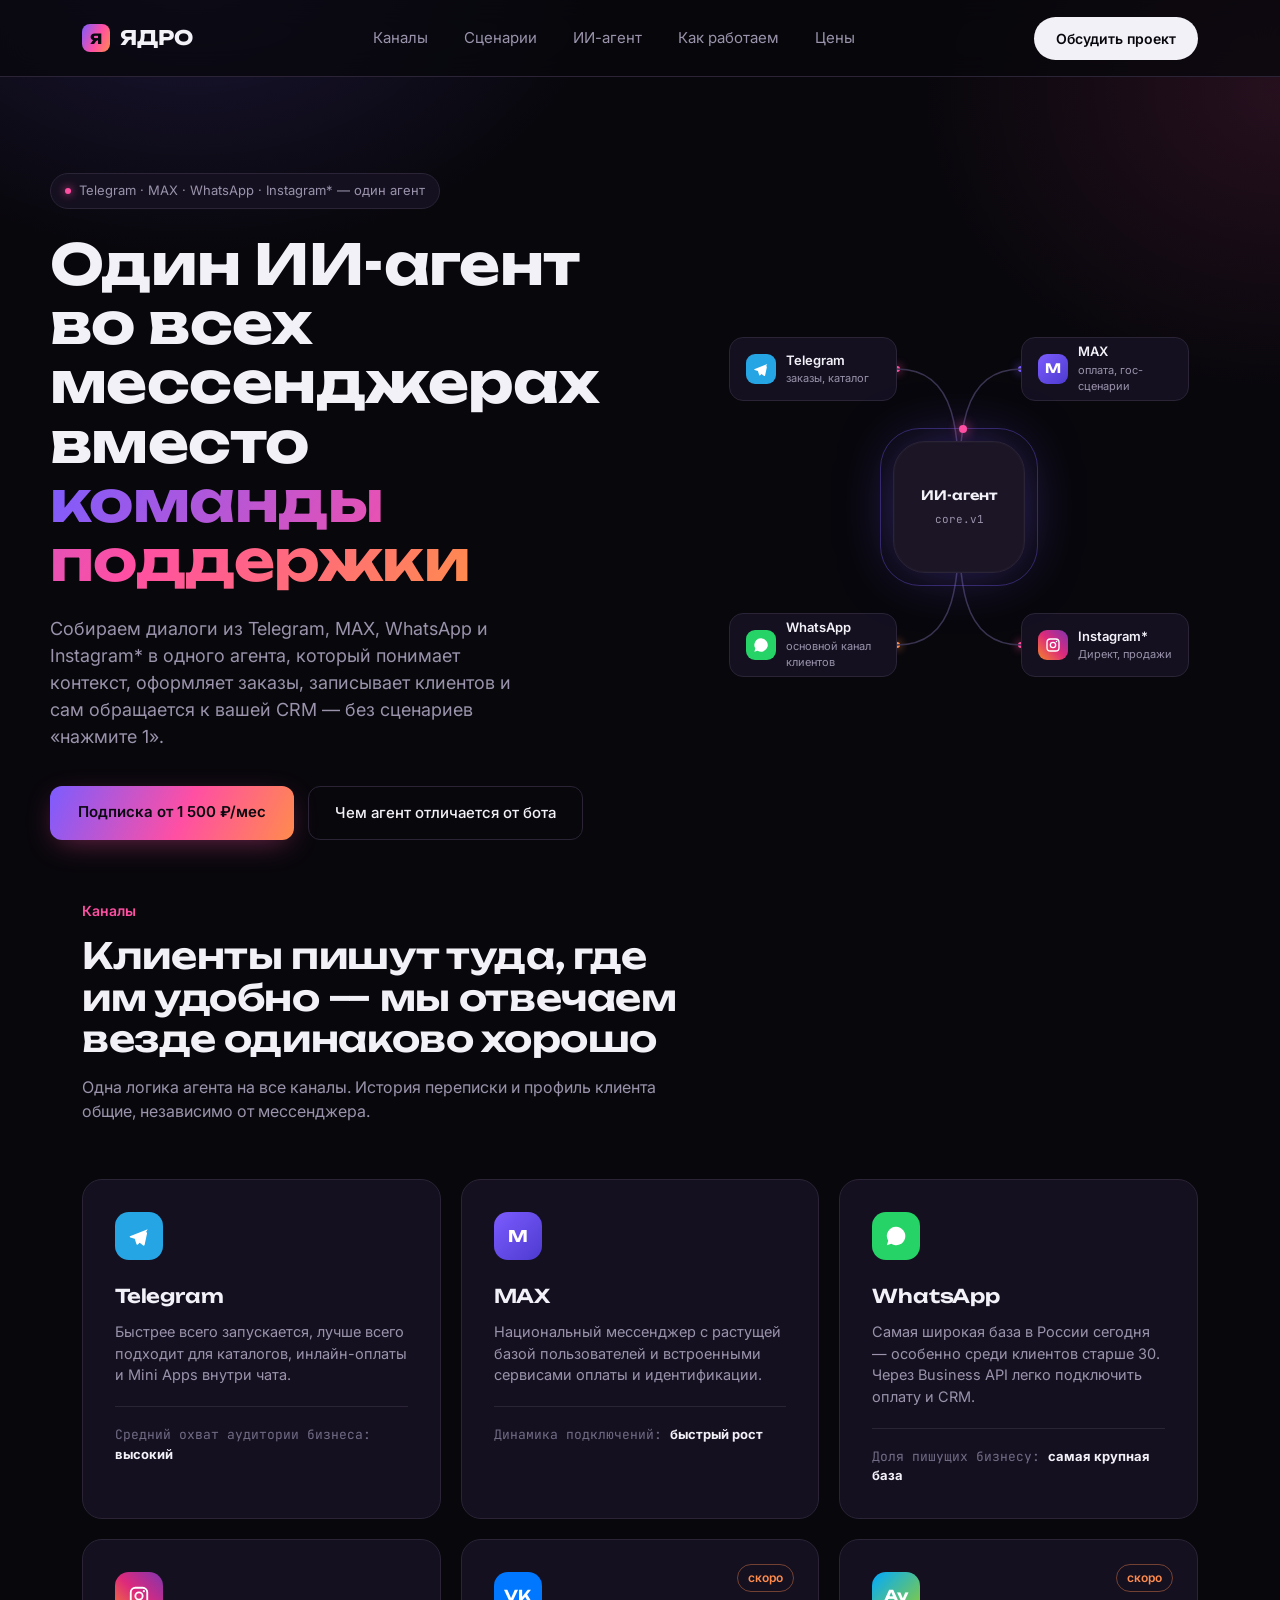
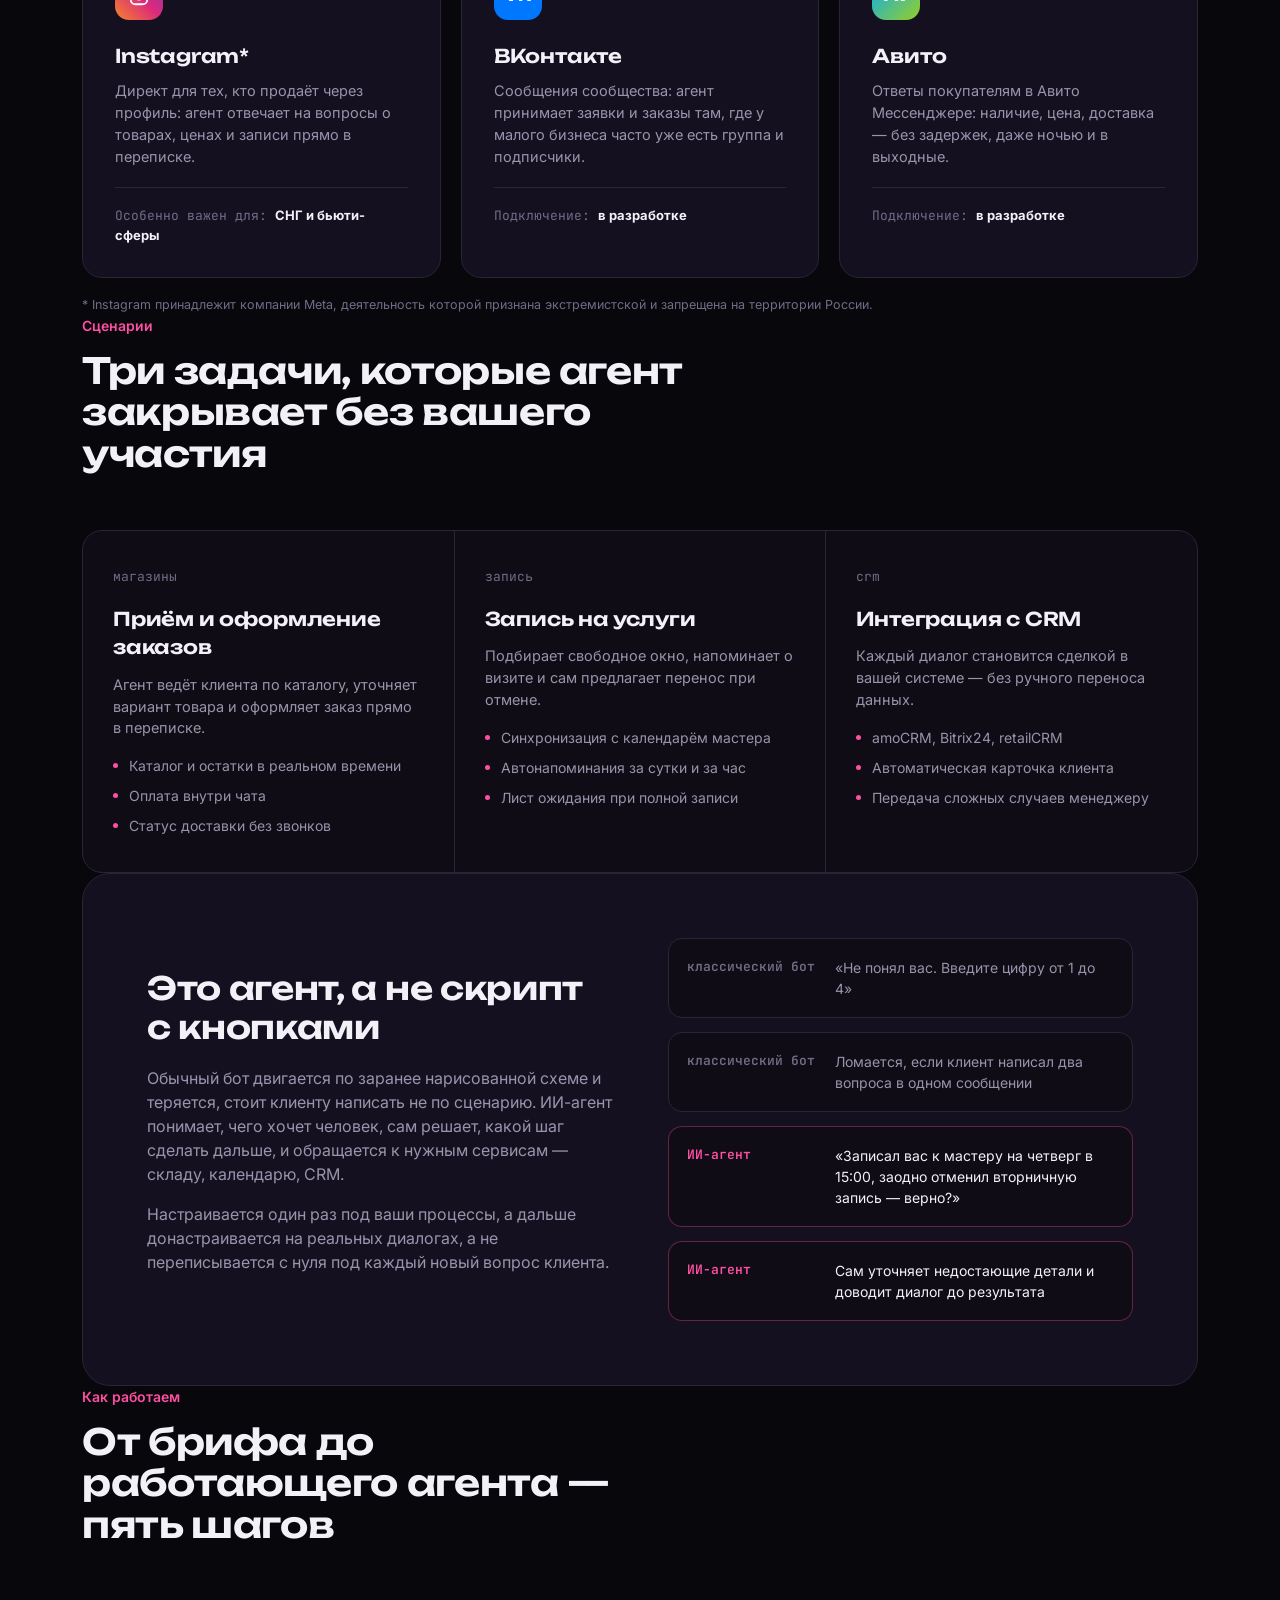
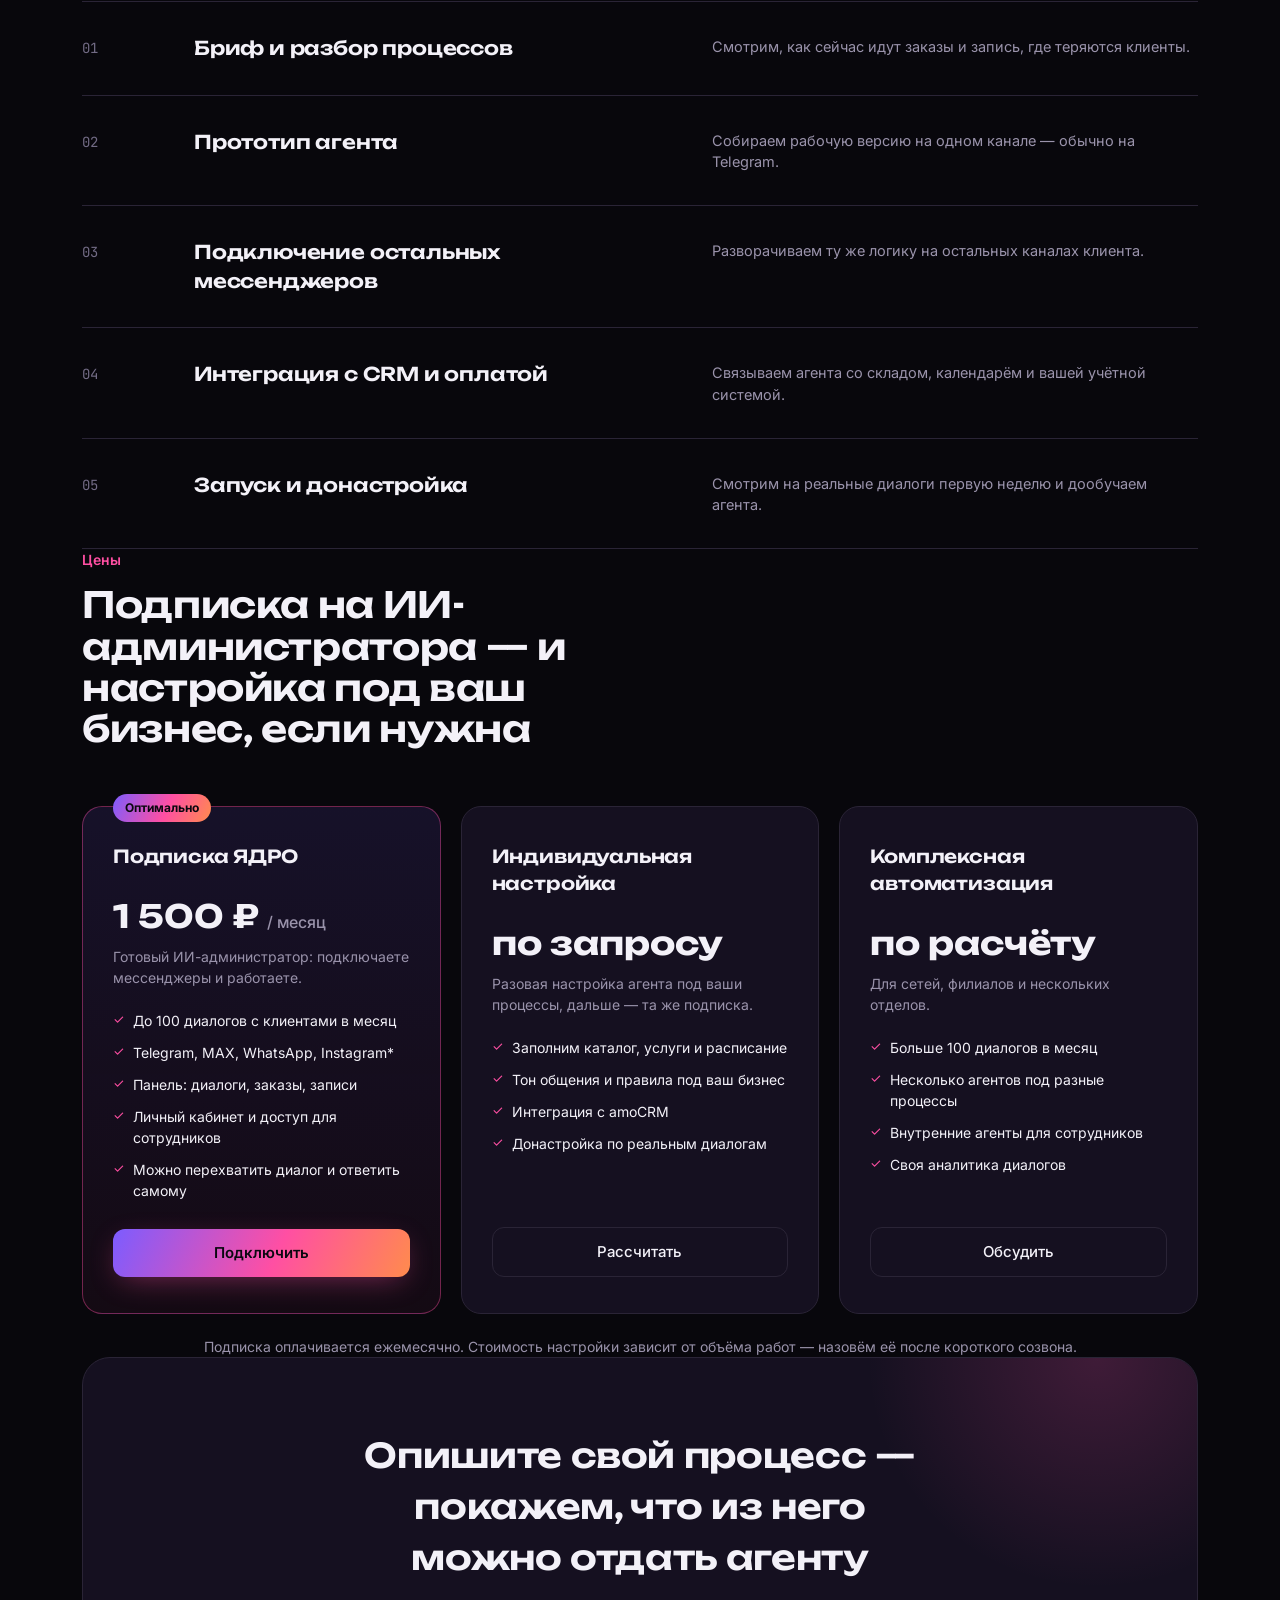
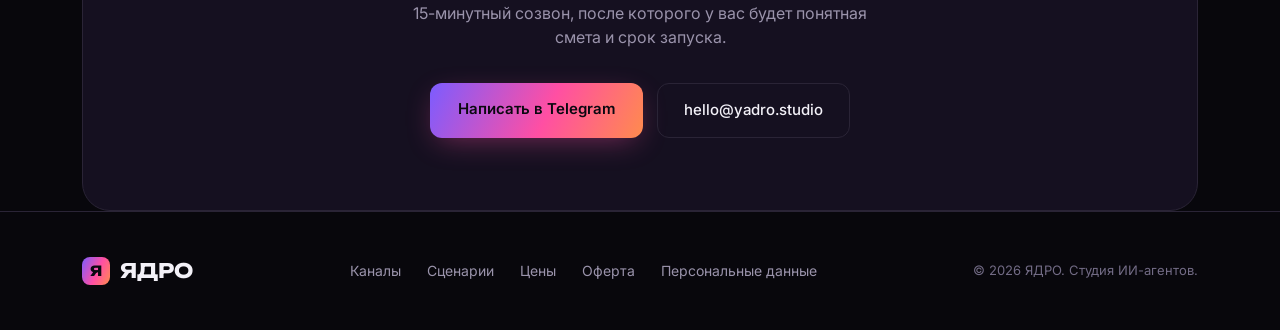
<file: WebLava/wwwroot/yadro/index.html>
<!DOCTYPE html>
<html lang="ru">
<head>
<meta charset="UTF-8">
<meta name="viewport" content="width=device-width, initial-scale=1, viewport-fit=cover">
<title>ЯДРО — ИИ-администратор для Telegram, MAX, WhatsApp и Instagram</title>
<meta name="description" content="ИИ-администратор отвечает клиентам во всех мессенджерах, оформляет заказы и записи. Подписка от 1 500 ₽ в месяц, настройка под ваш бизнес — по запросу.">
<link rel="preconnect" href="https://fonts.googleapis.com">
<link rel="preconnect" href="https://fonts.gstatic.com" crossorigin>
<link href="https://fonts.googleapis.com/css2?family=Unbounded:wght@500;600;700;800&family=Inter:wght@400;500;600&family=JetBrains+Mono:wght@400;500&display=swap" rel="stylesheet">
<style>
  :root{
    --bg:#08070c;
    --bg-soft:#0f0c15;
    --surface:#151020;
    --surface-2:#1b1526;
    --border:#2a2436;
    --text:#f3f1f8;
    --muted:#9a93ab;
    --muted-2:#726b85;
    --violet:#7c5cff;
    --pink:#ff4fa3;
    --orange:#ff8b4d;
    --gradient: linear-gradient(115deg,var(--violet) 0%, var(--pink) 55%, var(--orange) 100%);
  }
  *{box-sizing:border-box; margin:0; padding:0;}
  html{scroll-behavior:smooth;}
  body{
    background:var(--bg);
    color:var(--text);
    font-family:'Inter',sans-serif;
    line-height:1.5;
    -webkit-font-smoothing:antialiased;
    overflow-x:hidden;
  }
  h1,h2,h3{font-family:'Unbounded',sans-serif; letter-spacing:-0.01em;}
  .mono{font-family:'JetBrains Mono',monospace;}
  a{color:inherit; text-decoration:none;}
  .wrap{max-width:1180px; margin:0 auto; padding:0 32px;}
  img,svg{display:block;}

  /* Background texture */
  .noise-bg{
    position:fixed; inset:0; z-index:0; pointer-events:none;
    background:
      radial-gradient(700px 500px at 15% -5%, rgba(124,92,255,0.18), transparent 60%),
      radial-gradient(600px 500px at 100% 10%, rgba(255,79,163,0.12), transparent 60%),
      var(--bg);
  }

  /* Header */
  header{
    position:sticky; top:0; z-index:50;
    backdrop-filter:blur(14px);
    background:rgba(8,7,12,0.72);
    border-bottom:1px solid var(--border);
  }
  .nav{
    display:flex; align-items:center; justify-content:space-between;
    height:76px;
  }
  .logo{
    font-family:'Unbounded',sans-serif; font-weight:700; font-size:20px;
    display:flex; align-items:center; gap:10px;
  }
  .logo-mark{
    width:28px; height:28px; border-radius:8px;
    background:var(--gradient);
    display:flex; align-items:center; justify-content:center;
    font-size:14px; font-weight:800; color:#0a0810;
  }
  .nav-links{display:flex; gap:36px; font-size:15px; color:var(--muted);}
  .nav-links a:hover{color:var(--text);}
  .nav-cta{
    padding:11px 22px; border-radius:999px;
    background:var(--text); color:var(--bg);
    font-size:14px; font-weight:600;
    transition:transform .15s ease, opacity .15s ease;
  }
  .nav-cta:hover{transform:translateY(-1px); opacity:.9;}
  .nav-mobile-toggle{display:none;}

  /* Hero */
  .hero{
    position:relative; z-index:1;
    padding:96px 0 60px;
    display:grid; grid-template-columns:1.05fr 0.95fr; gap:40px; align-items:center;
  }
  .eyebrow-chip{
    display:inline-flex; align-items:center; gap:8px;
    padding:7px 14px; border-radius:999px;
    border:1px solid var(--border); background:var(--surface);
    font-size:13px; color:var(--muted); margin-bottom:26px;
  }
  .eyebrow-chip .dot{width:6px; height:6px; border-radius:50%; background:var(--pink); box-shadow:0 0 8px var(--pink);}
  .hero h1{
    font-size:56px; font-weight:700; line-height:1.06;
    max-width:640px;
  }
  .hero h1 .grad{
    background:var(--gradient); -webkit-background-clip:text; background-clip:text; color:transparent;
  }
  .hero p{
    margin-top:24px; font-size:18px; color:var(--muted); max-width:490px;
  }
  .hero-actions{display:flex; gap:14px; margin-top:36px; flex-wrap:wrap;}
  .btn-primary{
    padding:15px 28px; border-radius:12px;
    background:var(--gradient); color:#0a0810; font-weight:600; font-size:15px;
    box-shadow:0 8px 30px -8px rgba(255,79,163,0.45);
    transition:transform .15s ease;
  }
  .btn-primary:hover{transform:translateY(-2px);}
  .btn-secondary{
    padding:15px 26px; border-radius:12px;
    border:1px solid var(--border); color:var(--text); font-weight:500; font-size:15px;
    transition:border-color .15s ease, background .15s ease;
  }
  .btn-secondary:hover{border-color:var(--muted-2); background:var(--surface);}

  /* Hero diagram */
  .diagram{
    position:relative; height:420px;
    display:flex; align-items:center; justify-content:center; overflow:hidden;
  }
  .diagram-stage{position:relative; width:460px; height:420px; flex-shrink:0;}
  .diagram-core{
    position:absolute; top:50%; left:50%; transform:translate(-50%,-50%);
    width:132px; height:132px; border-radius:32px;
    background:var(--surface-2); border:1px solid var(--border);
    display:flex; flex-direction:column; align-items:center; justify-content:center; gap:6px;
    box-shadow:0 0 60px -10px rgba(124,92,255,0.5), inset 0 0 0 1px rgba(255,255,255,0.02);
    z-index:3;
  }
  .diagram-core .core-ring{
    position:absolute; inset:-14px; border-radius:40px;
    border:1px solid rgba(124,92,255,0.35);
    animation:spin 14s linear infinite;
  }
  .diagram-core .core-ring::before{
    content:''; position:absolute; width:8px; height:8px; border-radius:50%;
    background:var(--pink); top:-4px; left:50%; box-shadow:0 0 12px var(--pink);
  }
  @keyframes spin{to{transform:rotate(360deg);}}
  .diagram-core span.label{font-family:'Unbounded',sans-serif; font-size:13px; font-weight:600;}
  .diagram-core span.sub{font-size:11px; color:var(--muted); font-family:'JetBrains Mono',monospace;}

  .channel-node{
    position:absolute; width:168px; height:64px;
    padding:14px 16px; border-radius:14px;
    background:var(--surface); border:1px solid var(--border);
    display:flex; align-items:center; gap:10px;
    font-size:13px; z-index:3;
  }
  .channel-node .ic{width:30px; height:30px; border-radius:9px; display:flex; align-items:center; justify-content:center; flex-shrink:0;}
  .channel-node .meta{display:flex; flex-direction:column;}
  .channel-node .meta b{font-size:13px; font-weight:600;}
  .channel-node .meta small{color:var(--muted); font-size:11px;}
  .n-telegram{top:40px; left:0;}
  .n-max{top:40px; right:0;}
  .n-whatsapp{bottom:40px; left:0;}
  .n-instagram{bottom:40px; right:0;}

  .diagram svg.wires{position:absolute; inset:0; z-index:1; width:100%; height:100%;}
  .wires path{fill:none; stroke:#3a3350; stroke-width:1.5;}
  .wires .pulse{
    fill:var(--pink); filter:drop-shadow(0 0 5px var(--pink));
  }
  .pulse-a{offset-path:path('M 168,72 C 230,72 230,140 230,210');}
  .pulse-b{offset-path:path('M 292,72 C 230,72 230,140 230,210');}
  .pulse-c{offset-path:path('M 168,348 C 230,348 230,280 230,210');}
  .pulse-d{offset-path:path('M 292,348 C 230,348 230,280 230,210');}
  .pulse-a,.pulse-b,.pulse-c,.pulse-d{
    position:absolute; width:6px; height:6px; border-radius:50%;
    background:var(--pink); box-shadow:0 0 10px var(--pink);
    animation:travel 3.2s linear infinite;
    offset-rotate:0deg;
  }
  .pulse-b{animation-delay:1.05s; background:var(--violet); box-shadow:0 0 10px var(--violet);}
  .pulse-c{animation-delay:1.6s; background:var(--orange); box-shadow:0 0 10px var(--orange);}
  .pulse-d{animation-delay:2.4s;}
  @keyframes travel{
    0%{offset-distance:0%; opacity:0;}
    8%{opacity:1;}
    92%{opacity:1;}
    100%{offset-distance:100%; opacity:0;}
  }

  /* Section shared */
  section{position:relative; z-index:1; padding:100px 0;}
  .section-head{max-width:600px; margin-bottom:56px;}
  .section-head .tag{color:var(--pink); font-size:14px; font-weight:600; margin-bottom:14px; display:block;}
  .section-head h2{font-size:36px; font-weight:600; line-height:1.15;}
  .section-head p{margin-top:16px; color:var(--muted); font-size:16px;}

  /* Channels */
  .channels-grid{display:grid; grid-template-columns:repeat(3,1fr); gap:20px;}
  .channel-card{
    background:var(--surface); border:1px solid var(--border); border-radius:20px;
    padding:32px;
  }
  .channel-card .ic-lg{width:48px; height:48px; border-radius:14px; display:flex; align-items:center; justify-content:center; margin-bottom:22px;}
  .channel-card h3{font-size:19px; font-weight:600; margin-bottom:10px;}
  .channel-card p{color:var(--muted); font-size:14.5px;}
  .channel-card .stat{
    margin-top:20px; padding-top:18px; border-top:1px solid var(--border);
    font-family:'JetBrains Mono',monospace; font-size:13px; color:var(--muted-2);
  }
  .channel-card .stat b{color:var(--text); font-family:'Inter',sans-serif;}
  .channel-card{position:relative;}
  .soon{position:absolute; top:24px; right:24px; font-size:12px; font-weight:600; color:var(--orange); border:1px solid rgba(255,139,77,.4); border-radius:999px; padding:4px 10px;}
  .footnote{margin-top:18px; font-size:12.5px; color:var(--muted-2);}
  .price-card .price .per{font-size:16px; color:var(--muted); font-family:'Inter',sans-serif; font-weight:500;}
  .pricing-note{margin-top:22px; color:var(--muted); font-size:14px; text-align:center;}

  /* Use cases */
  .usecases{display:grid; grid-template-columns:repeat(3,1fr); gap:1px; background:var(--border); border-radius:20px; overflow:hidden; border:1px solid var(--border);}
  .usecase{background:var(--bg-soft); padding:36px 30px;}
  .usecase .idx{font-family:'JetBrains Mono',monospace; font-size:13px; color:var(--muted-2); margin-bottom:18px;}
  .usecase h3{font-size:19px; font-weight:600; margin-bottom:12px;}
  .usecase ul{list-style:none; margin-top:16px; display:flex; flex-direction:column; gap:9px;}
  .usecase li{font-size:14px; color:var(--muted); padding-left:16px; position:relative;}
  .usecase li::before{content:''; position:absolute; left:0; top:8px; width:5px; height:5px; border-radius:50%; background:var(--pink);}

  /* Agent explainer */
  .agent-section{
    background:var(--surface); border:1px solid var(--border); border-radius:28px;
    padding:64px; display:grid; grid-template-columns:1fr 1fr; gap:56px; align-items:center;
  }
  .agent-section h2{font-size:32px; font-weight:600; margin-bottom:20px; line-height:1.2;}
  .agent-section p{color:var(--muted); font-size:16px; margin-bottom:16px;}
  .compare{display:flex; flex-direction:column; gap:14px;}
  .compare-row{
    display:grid; grid-template-columns:130px 1fr; gap:18px; align-items:start;
    padding:18px; border-radius:14px; background:var(--bg-soft); border:1px solid var(--border);
  }
  .compare-row .who{font-size:13px; font-weight:600; font-family:'JetBrains Mono',monospace;}
  .compare-row.agent{border-color:rgba(255,79,163,0.35);}
  .compare-row.agent .who{color:var(--pink);}
  .compare-row.script .who{color:var(--muted-2);}
  .compare-row .txt{font-size:14px; color:var(--muted);}
  .compare-row.agent .txt{color:var(--text);}

  /* Process */
  .process{display:flex; flex-direction:column; border-top:1px solid var(--border);}
  .p-step{
    display:grid; grid-template-columns:80px 1fr 1fr; gap:32px;
    padding:32px 0; border-bottom:1px solid var(--border);
  }
  .p-step .p-num{font-family:'JetBrains Mono',monospace; font-size:14px; color:var(--muted-2); padding-top:4px;}
  .p-step h3{font-size:19px; font-weight:600;}
  .p-step p{color:var(--muted); font-size:14.5px; padding-top:2px;}

  /* Pricing */
  .pricing-grid{display:grid; grid-template-columns:repeat(3,1fr); gap:20px;}
  .price-card{
    border-radius:20px; padding:36px 30px; border:1px solid var(--border); background:var(--surface);
    display:flex; flex-direction:column;
  }
  .price-card.featured{
    background:linear-gradient(180deg, rgba(124,92,255,0.12), rgba(255,79,163,0.05));
    border-color:rgba(255,79,163,0.4);
    position:relative;
  }
  .price-card.featured::before{
    content:'Оптимально'; position:absolute; top:-13px; left:30px;
    background:var(--gradient); color:#0a0810; font-size:12px; font-weight:700;
    padding:5px 12px; border-radius:999px;
  }
  .price-card h3{font-size:18px; font-weight:600; margin-bottom:8px;}
  .price-card .price{font-family:'Unbounded',sans-serif; font-size:32px; font-weight:700; margin:14px 0 6px;}
  .price-card .price small{font-size:14px; color:var(--muted); font-family:'Inter',sans-serif; font-weight:400;}
  .price-card .desc{color:var(--muted); font-size:14px; margin-bottom:22px;}
  .price-card ul{list-style:none; display:flex; flex-direction:column; gap:11px; margin-bottom:28px; flex-grow:1;}
  .price-card li{font-size:14px; color:var(--text); padding-left:20px; position:relative;}
  .price-card li::before{content:'✓'; position:absolute; left:0; color:var(--pink); font-size:13px;}
  .price-card .btn-secondary, .price-card .btn-primary{width:100%; text-align:center; padding:13px;}

  /* CTA */
  .cta-block{
    border-radius:28px; padding:72px; text-align:center;
    background:var(--surface); border:1px solid var(--border);
    position:relative; overflow:hidden;
  }
  .cta-block::after{
    content:''; position:absolute; width:500px; height:500px; border-radius:50%;
    background:radial-gradient(circle, rgba(255,79,163,0.18), transparent 65%);
    top:-250px; right:-150px;
  }
  .cta-block h2{font-size:34px; font-weight:600; max-width:560px; margin:0 auto 18px; position:relative;}
  .cta-block p{color:var(--muted); max-width:460px; margin:0 auto 34px; position:relative;}
  .cta-actions{display:flex; gap:14px; justify-content:center; flex-wrap:wrap; position:relative;}

  footer{border-top:1px solid var(--border); padding:44px 0; position:relative; z-index:1;}
  .foot-row{display:flex; justify-content:space-between; align-items:center; flex-wrap:wrap; gap:16px;}
  .foot-links{display:flex; gap:26px; font-size:14px; color:var(--muted);}
  .foot-links a:hover{color:var(--text);}
  .foot-copy{font-size:13px; color:var(--muted-2);}

  @media (max-width:480px){
    .diagram{height:300px;}
    .diagram-stage{transform:scale(.7) !important;}
  }
  @media (max-width:920px){
    .hero{grid-template-columns:1fr; padding-top:56px;}
    .hero h1{font-size:38px;}
    .diagram{height:360px; order:-1;}
    .diagram-stage{transform:scale(.85);}
    .nav-links{display:none;}
    .channels-grid, .usecases, .pricing-grid{grid-template-columns:1fr;}
    .usecases{border-radius:16px;}
    .agent-section{grid-template-columns:1fr; padding:36px; border-radius:20px;}
    .p-step{grid-template-columns:1fr; gap:8px;}
    .cta-block{padding:44px 26px;}
    .wrap{padding:0 20px;}
    section{padding:64px 0;}
  }
</style>
</head>
<body>

<div class="noise-bg"></div>

<header>
  <div class="wrap nav">
    <div class="logo"><span class="logo-mark">Я</span>ЯДРО</div>
    <nav class="nav-links">
      <a href="#channels">Каналы</a>
      <a href="#usecases">Сценарии</a>
      <a href="#agent">ИИ-агент</a>
      <a href="#process">Как работаем</a>
      <a href="#pricing">Цены</a>
    </nav>
    <a href="#cta" class="nav-cta">Обсудить проект</a>
  </div>
</header>

<main>
  <section class="hero wrap">
    <div>
      <div class="eyebrow-chip"><span class="dot"></span>Telegram · MAX · WhatsApp · Instagram* — один агент</div>
      <h1>Один ИИ-агент<br>во всех мессенджерах<br>вместо <span class="grad">команды поддержки</span></h1>
      <p>Собираем диалоги из Telegram, MAX, WhatsApp и Instagram* в одного агента, который понимает контекст, оформляет заказы, записывает клиентов и сам обращается к вашей CRM — без сценариев «нажмите 1».</p>
      <div class="hero-actions">
        <a href="#pricing" class="btn-primary">Подписка от 1 500 ₽/мес</a>
        <a href="#agent" class="btn-secondary">Чем агент отличается от бота</a>
      </div>
    </div>

    <div class="diagram">
     <div class="diagram-stage">
      <svg class="wires" viewBox="0 0 460 420">
        <path d="M 168,72 C 230,72 230,140 230,210"></path>
        <path d="M 292,72 C 230,72 230,140 230,210"></path>
        <path d="M 168,348 C 230,348 230,280 230,210"></path>
        <path d="M 292,348 C 230,348 230,280 230,210"></path>
      </svg>
      <div class="pulse-a"></div>
      <div class="pulse-b"></div>
      <div class="pulse-c"></div>
      <div class="pulse-d"></div>

      <div class="channel-node n-telegram">
        <div class="ic" style="background:#26A5E4;">
          <svg width="16" height="16" viewBox="0 0 24 24" fill="none"><path d="M21.5 4.5L2.75 12.1c-1.2.5-1.2 1.2-.22 1.5l4.8 1.5 1.85 5.7c.22.6.4.85.83.85.4 0 .58-.18.8-.4l1.9-1.85 4 2.95c.73.4 1.25.2 1.44-.68l2.6-12.3c.28-1.15-.4-1.65-1.2-1.36z" fill="#fff"/></svg>
        </div>
        <div class="meta"><b>Telegram</b><small>заказы, каталог</small></div>
      </div>

      <div class="channel-node n-max">
        <div class="ic" style="background:linear-gradient(135deg,#7C5CFF,#4C3ACF);">
          <span style="color:#fff; font-family:'Unbounded',sans-serif; font-size:13px; font-weight:700;">M</span>
        </div>
        <div class="meta"><b>MAX</b><small>оплата, гос-сценарии</small></div>
      </div>

      <div class="channel-node n-whatsapp">
        <div class="ic" style="background:#25D366;">
          <svg width="16" height="16" viewBox="0 0 24 24" fill="none"><path d="M12 2a10 10 0 0 0-8.5 15.2L2 22l4.9-1.5A10 10 0 1 0 12 2z" fill="#fff"/></svg>
        </div>
        <div class="meta"><b>WhatsApp</b><small>основной канал клиентов</small></div>
      </div>

      <div class="channel-node n-instagram">
        <div class="ic" style="background:linear-gradient(45deg,#F58529,#DD2A7B 50%,#8134AF);">
          <svg width="16" height="16" viewBox="0 0 24 24" fill="none"><rect x="3" y="3" width="18" height="18" rx="5" stroke="#fff" stroke-width="2"/><circle cx="12" cy="12" r="4" stroke="#fff" stroke-width="2"/><circle cx="17.3" cy="6.7" r="1.2" fill="#fff"/></svg>
        </div>
        <div class="meta"><b>Instagram*</b><small>Директ, продажи</small></div>
      </div>

      <div class="diagram-core">
        <div class="core-ring"></div>
        <span class="label">ИИ-агент</span>
        <span class="sub">core.v1</span>
      </div>
     </div>
    </div>
  </section>

  <section id="channels" class="wrap">
    <div class="section-head">
      <span class="tag">Каналы</span>
      <h2>Клиенты пишут туда, где им удобно — мы отвечаем везде одинаково хорошо</h2>
      <p>Одна логика агента на все каналы. История переписки и профиль клиента общие, независимо от мессенджера.</p>
    </div>
    <div class="channels-grid">
      <div class="channel-card">
        <div class="ic-lg" style="background:#26A5E4;">
          <svg width="22" height="22" viewBox="0 0 24 24" fill="none"><path d="M21.5 4.5L2.75 12.1c-1.2.5-1.2 1.2-.22 1.5l4.8 1.5 1.85 5.7c.22.6.4.85.83.85.4 0 .58-.18.8-.4l1.9-1.85 4 2.95c.73.4 1.25.2 1.44-.68l2.6-12.3c.28-1.15-.4-1.65-1.2-1.36z" fill="#fff"/></svg>
        </div>
        <h3>Telegram</h3>
        <p>Быстрее всего запускается, лучше всего подходит для каталогов, инлайн-оплаты и Mini Apps внутри чата.</p>
        <div class="stat">Средний охват аудитории бизнеса: <b>высокий</b></div>
      </div>
      <div class="channel-card">
        <div class="ic-lg" style="background:linear-gradient(135deg,#7C5CFF,#4C3ACF);">
          <span style="color:#fff; font-family:'Unbounded',sans-serif; font-size:16px; font-weight:700;">M</span>
        </div>
        <h3>MAX</h3>
        <p>Национальный мессенджер с растущей базой пользователей и встроенными сервисами оплаты и идентификации.</p>
        <div class="stat">Динамика подключений: <b>быстрый рост</b></div>
      </div>
      <div class="channel-card">
        <div class="ic-lg" style="background:#25D366;">
          <svg width="22" height="22" viewBox="0 0 24 24" fill="none"><path d="M12 2a10 10 0 0 0-8.5 15.2L2 22l4.9-1.5A10 10 0 1 0 12 2z" fill="#fff"/></svg>
        </div>
        <h3>WhatsApp</h3>
        <p>Самая широкая база в России сегодня — особенно среди клиентов старше 30. Через Business API легко подключить оплату и CRM.</p>
        <div class="stat">Доля пишущих бизнесу: <b>самая крупная база</b></div>
      </div>
      <div class="channel-card">
        <div class="ic-lg" style="background:linear-gradient(45deg,#F58529,#DD2A7B 50%,#8134AF);">
          <svg width="22" height="22" viewBox="0 0 24 24" fill="none"><rect x="3" y="3" width="18" height="18" rx="5" stroke="#fff" stroke-width="2"/><circle cx="12" cy="12" r="4" stroke="#fff" stroke-width="2"/><circle cx="17.3" cy="6.7" r="1.2" fill="#fff"/></svg>
        </div>
        <h3>Instagram*</h3>
        <p>Директ для тех, кто продаёт через профиль: агент отвечает на вопросы о товарах, ценах и записи прямо в переписке.</p>
        <div class="stat">Особенно важен для: <b>СНГ и бьюти-сферы</b></div>
      </div>
      <div class="channel-card">
        <span class="soon">скоро</span>
        <div class="ic-lg" style="background:#0077FF;">
          <span style="color:#fff; font-family:'Unbounded',sans-serif; font-size:15px; font-weight:700;">VK</span>
        </div>
        <h3>ВКонтакте</h3>
        <p>Сообщения сообщества: агент принимает заявки и заказы там, где у малого бизнеса часто уже есть группа и подписчики.</p>
        <div class="stat">Подключение: <b>в разработке</b></div>
      </div>
      <div class="channel-card">
        <span class="soon">скоро</span>
        <div class="ic-lg" style="background:linear-gradient(135deg,#00AAFF,#97CF26);">
          <span style="color:#fff; font-family:'Unbounded',sans-serif; font-size:15px; font-weight:700;">Av</span>
        </div>
        <h3>Авито</h3>
        <p>Ответы покупателям в Авито Мессенджере: наличие, цена, доставка — без задержек, даже ночью и в выходные.</p>
        <div class="stat">Подключение: <b>в разработке</b></div>
      </div>
    </div>
    <p class="footnote">* Instagram принадлежит компании Meta, деятельность которой признана экстремистской и запрещена на территории России.</p>
  </section>

  <section id="usecases" class="wrap">
    <div class="section-head">
      <span class="tag">Сценарии</span>
      <h2>Три задачи, которые агент закрывает без вашего участия</h2>
    </div>
    <div class="usecases">
      <div class="usecase">
        <div class="idx mono">магазины</div>
        <h3>Приём и оформление заказов</h3>
        <p style="color:var(--muted); font-size:14.5px;">Агент ведёт клиента по каталогу, уточняет вариант товара и оформляет заказ прямо в переписке.</p>
        <ul>
          <li>Каталог и остатки в реальном времени</li>
          <li>Оплата внутри чата</li>
          <li>Статус доставки без звонков</li>
        </ul>
      </div>
      <div class="usecase">
        <div class="idx mono">запись</div>
        <h3>Запись на услуги</h3>
        <p style="color:var(--muted); font-size:14.5px;">Подбирает свободное окно, напоминает о визите и сам предлагает перенос при отмене.</p>
        <ul>
          <li>Синхронизация с календарём мастера</li>
          <li>Автонапоминания за сутки и за час</li>
          <li>Лист ожидания при полной записи</li>
        </ul>
      </div>
      <div class="usecase">
        <div class="idx mono">crm</div>
        <h3>Интеграция с CRM</h3>
        <p style="color:var(--muted); font-size:14.5px;">Каждый диалог становится сделкой в вашей системе — без ручного переноса данных.</p>
        <ul>
          <li>amoCRM, Bitrix24, retailCRM</li>
          <li>Автоматическая карточка клиента</li>
          <li>Передача сложных случаев менеджеру</li>
        </ul>
      </div>
    </div>
  </section>

  <section id="agent" class="wrap">
    <div class="agent-section">
      <div>
        <h2>Это агент, а не скрипт с кнопками</h2>
        <p>Обычный бот двигается по заранее нарисованной схеме и теряется, стоит клиенту написать не по сценарию. ИИ-агент понимает, чего хочет человек, сам решает, какой шаг сделать дальше, и обращается к нужным сервисам — складу, календарю, CRM.</p>
        <p>Настраивается один раз под ваши процессы, а дальше донастраивается на реальных диалогах, а не переписывается с нуля под каждый новый вопрос клиента.</p>
      </div>
      <div class="compare">
        <div class="compare-row script">
          <div class="who">классический бот</div>
          <div class="txt">«Не понял вас. Введите цифру от 1 до 4»</div>
        </div>
        <div class="compare-row script">
          <div class="who">классический бот</div>
          <div class="txt">Ломается, если клиент написал два вопроса в одном сообщении</div>
        </div>
        <div class="compare-row agent">
          <div class="who">ИИ-агент</div>
          <div class="txt">«Записал вас к мастеру на четверг в 15:00, заодно отменил вторничную запись — верно?»</div>
        </div>
        <div class="compare-row agent">
          <div class="who">ИИ-агент</div>
          <div class="txt">Сам уточняет недостающие детали и доводит диалог до результата</div>
        </div>
      </div>
    </div>
  </section>

  <section id="process" class="wrap">
    <div class="section-head">
      <span class="tag">Как работаем</span>
      <h2>От брифа до работающего агента — пять шагов</h2>
    </div>
    <div class="process">
      <div class="p-step">
        <div class="p-num mono">01</div>
        <h3>Бриф и разбор процессов</h3>
        <p>Смотрим, как сейчас идут заказы и запись, где теряются клиенты.</p>
      </div>
      <div class="p-step">
        <div class="p-num mono">02</div>
        <h3>Прототип агента</h3>
        <p>Собираем рабочую версию на одном канале — обычно на Telegram.</p>
      </div>
      <div class="p-step">
        <div class="p-num mono">03</div>
        <h3>Подключение остальных мессенджеров</h3>
        <p>Разворачиваем ту же логику на остальных каналах клиента.</p>
      </div>
      <div class="p-step">
        <div class="p-num mono">04</div>
        <h3>Интеграция с CRM и оплатой</h3>
        <p>Связываем агента со складом, календарём и вашей учётной системой.</p>
      </div>
      <div class="p-step">
        <div class="p-num mono">05</div>
        <h3>Запуск и донастройка</h3>
        <p>Смотрим на реальные диалоги первую неделю и дообучаем агента.</p>
      </div>
    </div>
  </section>

  <section id="pricing" class="wrap">
    <div class="section-head">
      <span class="tag">Цены</span>
      <h2>Подписка на ИИ-администратора — и настройка под ваш бизнес, если нужна</h2>
    </div>
    <div class="pricing-grid">
      <div class="price-card featured">
        <h3>Подписка ЯДРО</h3>
        <div class="price">1 500 ₽ <span class="per">/ месяц</span></div>
        <div class="desc">Готовый ИИ-администратор: подключаете мессенджеры и работаете.</div>
        <ul>
          <li>До 100 диалогов с клиентами в месяц</li>
          <li>Telegram, MAX, WhatsApp, Instagram*</li>
          <li>Панель: диалоги, заказы, записи</li>
          <li>Личный кабинет и доступ для сотрудников</li>
          <li>Можно перехватить диалог и ответить самому</li>
        </ul>
        <a href="#cta" class="btn-primary">Подключить</a>
      </div>
      <div class="price-card">
        <h3>Индивидуальная настройка</h3>
        <div class="price">по запросу</div>
        <div class="desc">Разовая настройка агента под ваши процессы, дальше — та же подписка.</div>
        <ul>
          <li>Заполним каталог, услуги и расписание</li>
          <li>Тон общения и правила под ваш бизнес</li>
          <li>Интеграция с amoCRM</li>
          <li>Донастройка по реальным диалогам</li>
        </ul>
        <a href="#cta" class="btn-secondary">Рассчитать</a>
      </div>
      <div class="price-card">
        <h3>Комплексная автоматизация</h3>
        <div class="price">по расчёту</div>
        <div class="desc">Для сетей, филиалов и нескольких отделов.</div>
        <ul>
          <li>Больше 100 диалогов в месяц</li>
          <li>Несколько агентов под разные процессы</li>
          <li>Внутренние агенты для сотрудников</li>
          <li>Своя аналитика диалогов</li>
        </ul>
        <a href="#cta" class="btn-secondary">Обсудить</a>
      </div>
    </div>
    <p class="pricing-note">Подписка оплачивается ежемесячно. Стоимость настройки зависит от объёма работ — назовём её после короткого созвона.</p>
  </section>

  <section id="cta" class="wrap">
    <div class="cta-block">
      <h2>Опишите свой процесс — покажем, что из него можно отдать агенту</h2>
      <p>15-минутный созвон, после которого у вас будет понятная смета и срок запуска.</p>
      <div class="cta-actions">
        <a href="https://t.me/ashurkov" class="btn-primary">Написать в Telegram</a>
        <a href="mailto:ashurkov@yadro.studio" class="btn-secondary">hello@yadro.studio</a>
      </div>
    </div>
  </section>
</main>

<footer>
  <div class="wrap foot-row">
    <div class="logo"><span class="logo-mark">Я</span>ЯДРО</div>
    <div class="foot-links">
      <a href="#channels">Каналы</a>
      <a href="#usecases">Сценарии</a>
      <a href="#pricing">Цены</a>
      <a href="/yadro/offer.html">Оферта</a>
      <a href="/yadro/privacy.html">Персональные данные</a>
    </div>
    <div class="foot-copy">© 2026 ЯДРО. Студия ИИ-агентов.</div>
  </div>
</footer>

</body>
</html>
</file>
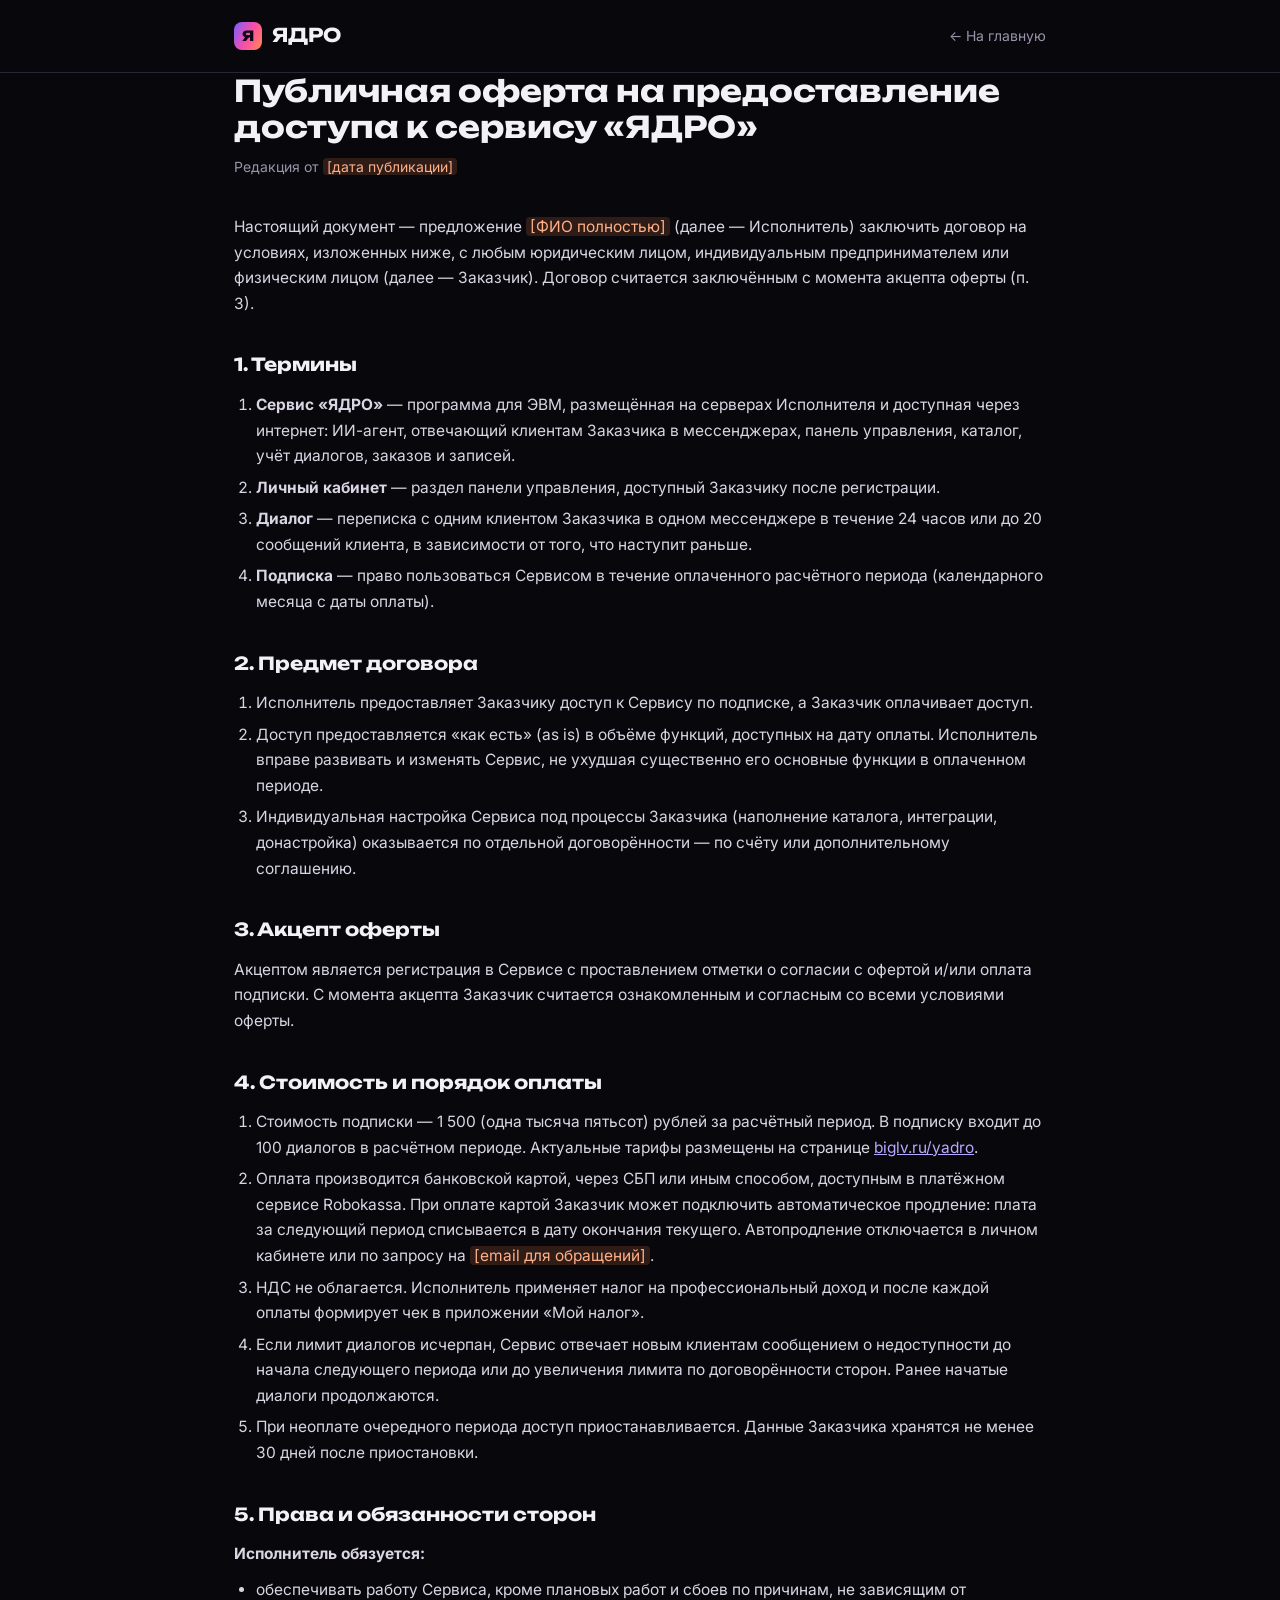
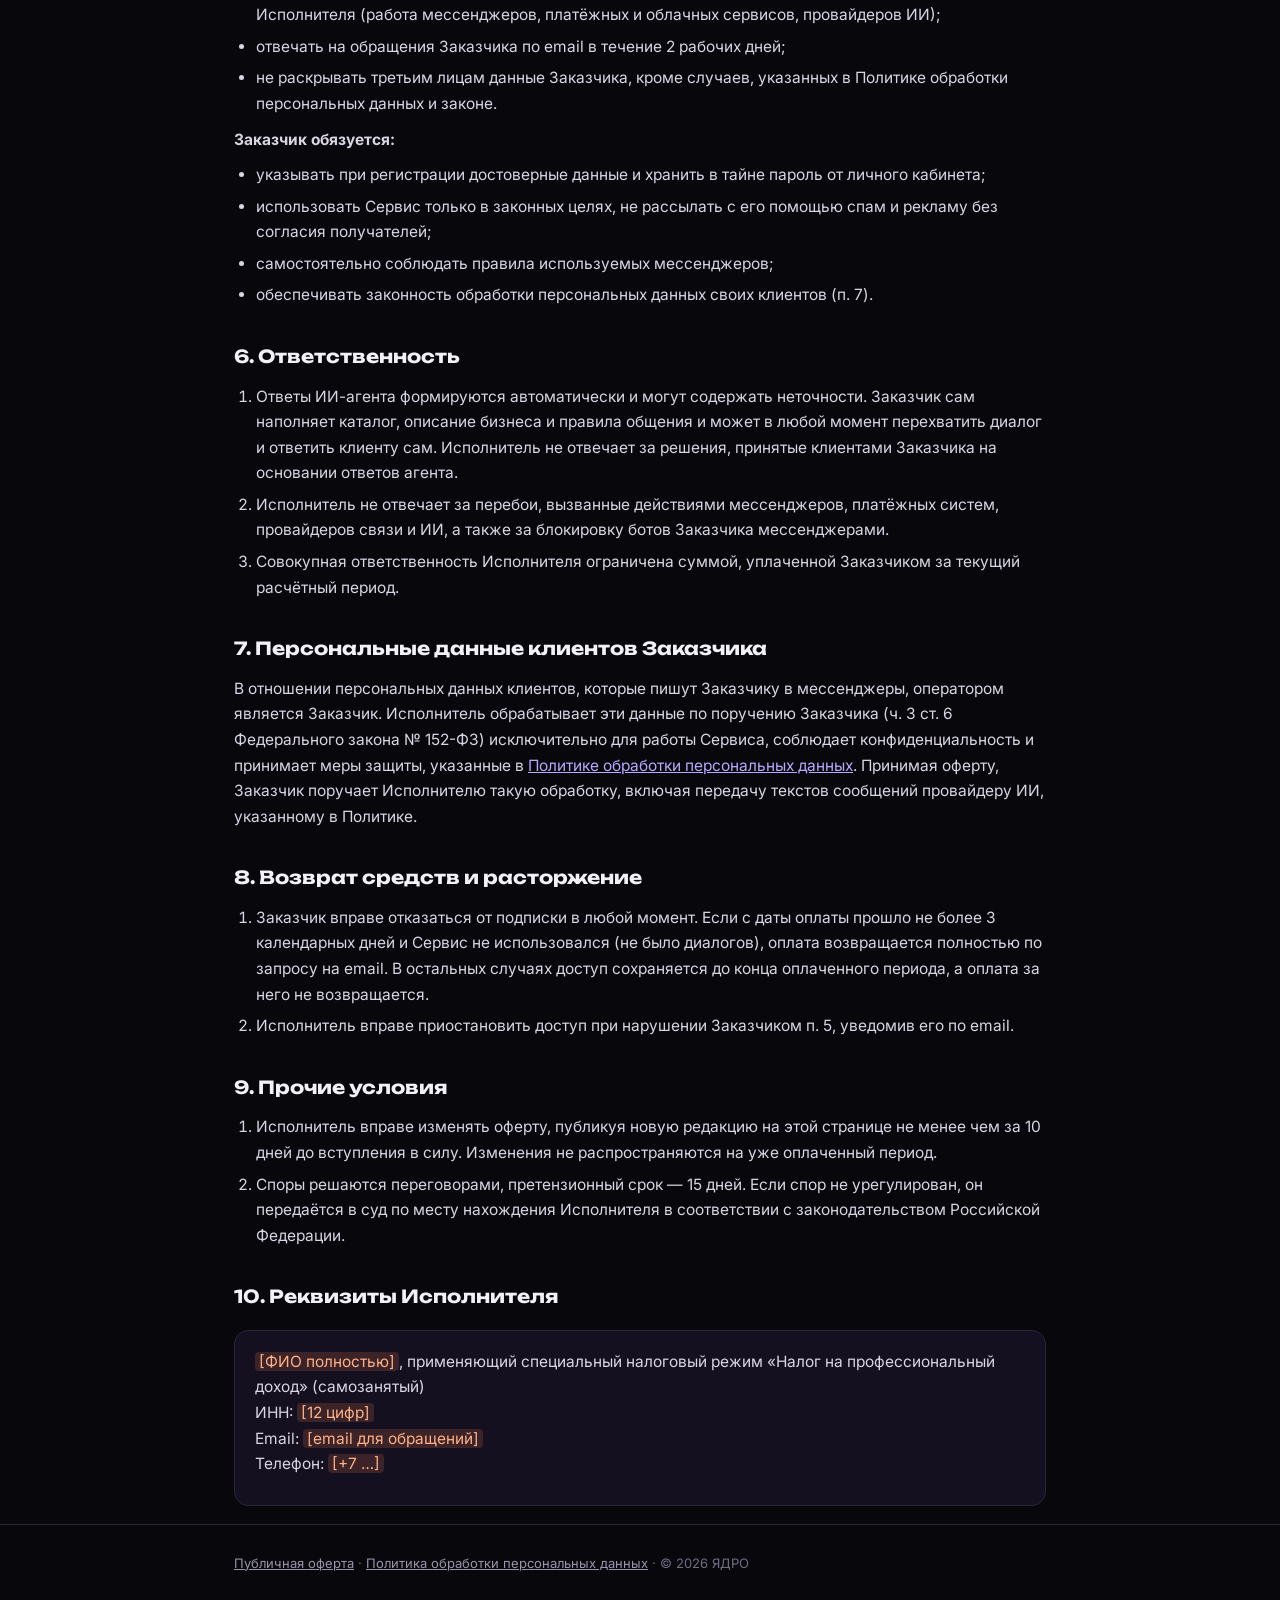
<file: WebLava/wwwroot/yadro/offer.html>
<!DOCTYPE html>
<html lang="ru">
<head>
<meta charset="UTF-8">
<meta name="viewport" content="width=device-width, initial-scale=1, viewport-fit=cover">
<title>Публичная оферта — ЯДРО</title>
<meta name="description" content="Публичная оферта на предоставление доступа к сервису ЯДРО — ИИ-администратору для мессенджеров.">
<meta name="robots" content="noindex">
<link rel="preconnect" href="https://fonts.googleapis.com">
<link rel="preconnect" href="https://fonts.gstatic.com" crossorigin>
<link href="https://fonts.googleapis.com/css2?family=Unbounded:wght@600;700&family=Inter:wght@400;500;600&display=swap" rel="stylesheet">
<style>
  :root{--bg:#08070c; --surface:#151020; --border:#2a2436; --text:#f3f1f8; --muted:#9a93ab; --muted-2:#726b85;
    --gradient:linear-gradient(115deg,#7c5cff 0%,#ff4fa3 55%,#ff8b4d 100%);}
  *{box-sizing:border-box; margin:0; padding:0;}
  body{background:var(--bg); color:var(--text); font-family:'Inter',sans-serif; line-height:1.65; -webkit-font-smoothing:antialiased;}
  a{color:#b9a8ff;}
  header{border-bottom:1px solid var(--border);}
  .wrap{max-width:860px; margin:0 auto; padding:0 24px;}
  .nav{display:flex; align-items:center; justify-content:space-between; height:72px;}
  .logo{font-family:'Unbounded',sans-serif; font-weight:700; font-size:19px; display:flex; align-items:center; gap:10px; color:var(--text); text-decoration:none;}
  .logo-mark{width:28px; height:28px; border-radius:8px; background:var(--gradient); display:flex; align-items:center; justify-content:center; font-size:14px; font-weight:800; color:#0a0810;}
  .back{color:var(--muted); font-size:14px; text-decoration:none;}
  main{padding:48px 0 72px;}
  h1{font-family:'Unbounded',sans-serif; font-size:30px; line-height:1.2; margin-bottom:10px;}
  .meta{color:var(--muted); font-size:14px; margin-bottom:36px;}
  h2{font-family:'Unbounded',sans-serif; font-size:18px; margin:34px 0 12px;}
  p, li{color:#d9d5e3; font-size:15.5px;}
  p{margin-bottom:10px;}
  ol, ul{padding-left:22px; margin-bottom:10px;}
  li{margin-bottom:6px;}
  .fill{background:rgba(255,139,77,.16); color:#ffb088; border-radius:4px; padding:0 4px;}
  .box{background:var(--surface); border:1px solid var(--border); border-radius:14px; padding:18px 20px; margin:18px 0;}
  footer{border-top:1px solid var(--border); padding:28px 0; color:var(--muted-2); font-size:13px;}
  footer a{color:var(--muted);}
  @media (max-width:600px){ h1{font-size:24px;} main{padding:32px 0 56px;} }
</style>
</head>
<body>
<header><div class="wrap nav"><a class="logo" href="/yadro/"><span class="logo-mark">Я</span>ЯДРО</a><a class="back" href="/yadro/">← На главную</a></div></header>
<main class="wrap">
<h1>Публичная оферта на предоставление доступа к сервису «ЯДРО»</h1>
<p class="meta">Редакция от <span class="fill">[дата публикации]</span></p>

<p>Настоящий документ — предложение <span class="fill">[ФИО полностью]</span> (далее — Исполнитель) заключить договор на условиях, изложенных ниже, с любым юридическим лицом, индивидуальным предпринимателем или физическим лицом (далее — Заказчик). Договор считается заключённым с момента акцепта оферты (п. 3).</p>

<h2>1. Термины</h2>
<ol>
<li><b>Сервис «ЯДРО»</b> — программа для ЭВМ, размещённая на серверах Исполнителя и доступная через интернет: ИИ-агент, отвечающий клиентам Заказчика в мессенджерах, панель управления, каталог, учёт диалогов, заказов и записей.</li>
<li><b>Личный кабинет</b> — раздел панели управления, доступный Заказчику после регистрации.</li>
<li><b>Диалог</b> — переписка с одним клиентом Заказчика в одном мессенджере в течение 24 часов или до 20 сообщений клиента, в зависимости от того, что наступит раньше.</li>
<li><b>Подписка</b> — право пользоваться Сервисом в течение оплаченного расчётного периода (календарного месяца с даты оплаты).</li>
</ol>

<h2>2. Предмет договора</h2>
<ol>
<li>Исполнитель предоставляет Заказчику доступ к Сервису по подписке, а Заказчик оплачивает доступ.</li>
<li>Доступ предоставляется «как есть» (as is) в объёме функций, доступных на дату оплаты. Исполнитель вправе развивать и изменять Сервис, не ухудшая существенно его основные функции в оплаченном периоде.</li>
<li>Индивидуальная настройка Сервиса под процессы Заказчика (наполнение каталога, интеграции, донастройка) оказывается по отдельной договорённости — по счёту или дополнительному соглашению.</li>
</ol>

<h2>3. Акцепт оферты</h2>
<p>Акцептом является регистрация в Сервисе с проставлением отметки о согласии с офертой и/или оплата подписки. С момента акцепта Заказчик считается ознакомленным и согласным со всеми условиями оферты.</p>

<h2>4. Стоимость и порядок оплаты</h2>
<ol>
<li>Стоимость подписки — 1 500 (одна тысяча пятьсот) рублей за расчётный период. В подписку входит до 100 диалогов в расчётном периоде. Актуальные тарифы размещены на странице <a href="/yadro/#pricing">biglv.ru/yadro</a>.</li>
<li>Оплата производится банковской картой, через СБП или иным способом, доступным в платёжном сервисе Robokassa. При оплате картой Заказчик может подключить автоматическое продление: плата за следующий период списывается в дату окончания текущего. Автопродление отключается в личном кабинете или по запросу на <span class="fill">[email для обращений]</span>.</li>
<li>НДС не облагается. Исполнитель применяет налог на профессиональный доход и после каждой оплаты формирует чек в приложении «Мой налог».</li>
<li>Если лимит диалогов исчерпан, Сервис отвечает новым клиентам сообщением о недоступности до начала следующего периода или до увеличения лимита по договорённости сторон. Ранее начатые диалоги продолжаются.</li>
<li>При неоплате очередного периода доступ приостанавливается. Данные Заказчика хранятся не менее 30 дней после приостановки.</li>
</ol>

<h2>5. Права и обязанности сторон</h2>
<p><b>Исполнитель обязуется:</b></p>
<ul>
<li>обеспечивать работу Сервиса, кроме плановых работ и сбоев по причинам, не зависящим от Исполнителя (работа мессенджеров, платёжных и облачных сервисов, провайдеров ИИ);</li>
<li>отвечать на обращения Заказчика по email в течение 2 рабочих дней;</li>
<li>не раскрывать третьим лицам данные Заказчика, кроме случаев, указанных в Политике обработки персональных данных и законе.</li>
</ul>
<p><b>Заказчик обязуется:</b></p>
<ul>
<li>указывать при регистрации достоверные данные и хранить в тайне пароль от личного кабинета;</li>
<li>использовать Сервис только в законных целях, не рассылать с его помощью спам и рекламу без согласия получателей;</li>
<li>самостоятельно соблюдать правила используемых мессенджеров;</li>
<li>обеспечивать законность обработки персональных данных своих клиентов (п. 7).</li>
</ul>

<h2>6. Ответственность</h2>
<ol>
<li>Ответы ИИ-агента формируются автоматически и могут содержать неточности. Заказчик сам наполняет каталог, описание бизнеса и правила общения и может в любой момент перехватить диалог и ответить клиенту сам. Исполнитель не отвечает за решения, принятые клиентами Заказчика на основании ответов агента.</li>
<li>Исполнитель не отвечает за перебои, вызванные действиями мессенджеров, платёжных систем, провайдеров связи и ИИ, а также за блокировку ботов Заказчика мессенджерами.</li>
<li>Совокупная ответственность Исполнителя ограничена суммой, уплаченной Заказчиком за текущий расчётный период.</li>
</ol>

<h2>7. Персональные данные клиентов Заказчика</h2>
<p>В отношении персональных данных клиентов, которые пишут Заказчику в мессенджеры, оператором является Заказчик. Исполнитель обрабатывает эти данные по поручению Заказчика (ч. 3 ст. 6 Федерального закона № 152-ФЗ) исключительно для работы Сервиса, соблюдает конфиденциальность и принимает меры защиты, указанные в <a href="/yadro/privacy.html">Политике обработки персональных данных</a>. Принимая оферту, Заказчик поручает Исполнителю такую обработку, включая передачу текстов сообщений провайдеру ИИ, указанному в Политике.</p>

<h2>8. Возврат средств и расторжение</h2>
<ol>
<li>Заказчик вправе отказаться от подписки в любой момент. Если с даты оплаты прошло не более 3 календарных дней и Сервис не использовался (не было диалогов), оплата возвращается полностью по запросу на email. В остальных случаях доступ сохраняется до конца оплаченного периода, а оплата за него не возвращается.</li>
<li>Исполнитель вправе приостановить доступ при нарушении Заказчиком п. 5, уведомив его по email.</li>
</ol>

<h2>9. Прочие условия</h2>
<ol>
<li>Исполнитель вправе изменять оферту, публикуя новую редакцию на этой странице не менее чем за 10 дней до вступления в силу. Изменения не распространяются на уже оплаченный период.</li>
<li>Споры решаются переговорами, претензионный срок — 15 дней. Если спор не урегулирован, он передаётся в суд по месту нахождения Исполнителя в соответствии с законодательством Российской Федерации.</li>
</ol>

<h2>10. Реквизиты Исполнителя</h2>
<div class="box"><p><span class="fill">[ФИО полностью]</span>, применяющий специальный налоговый режим «Налог на профессиональный доход» (самозанятый)<br>
ИНН: <span class="fill">[12 цифр]</span><br>
Email: <span class="fill">[email для обращений]</span><br>
Телефон: <span class="fill">[+7 …]</span></p></div>
</main>
<footer><div class="wrap"><a href="/yadro/offer.html">Публичная оферта</a> · <a href="/yadro/privacy.html">Политика обработки персональных данных</a> · © 2026 ЯДРО</div></footer>
</body>
</html>
</file>
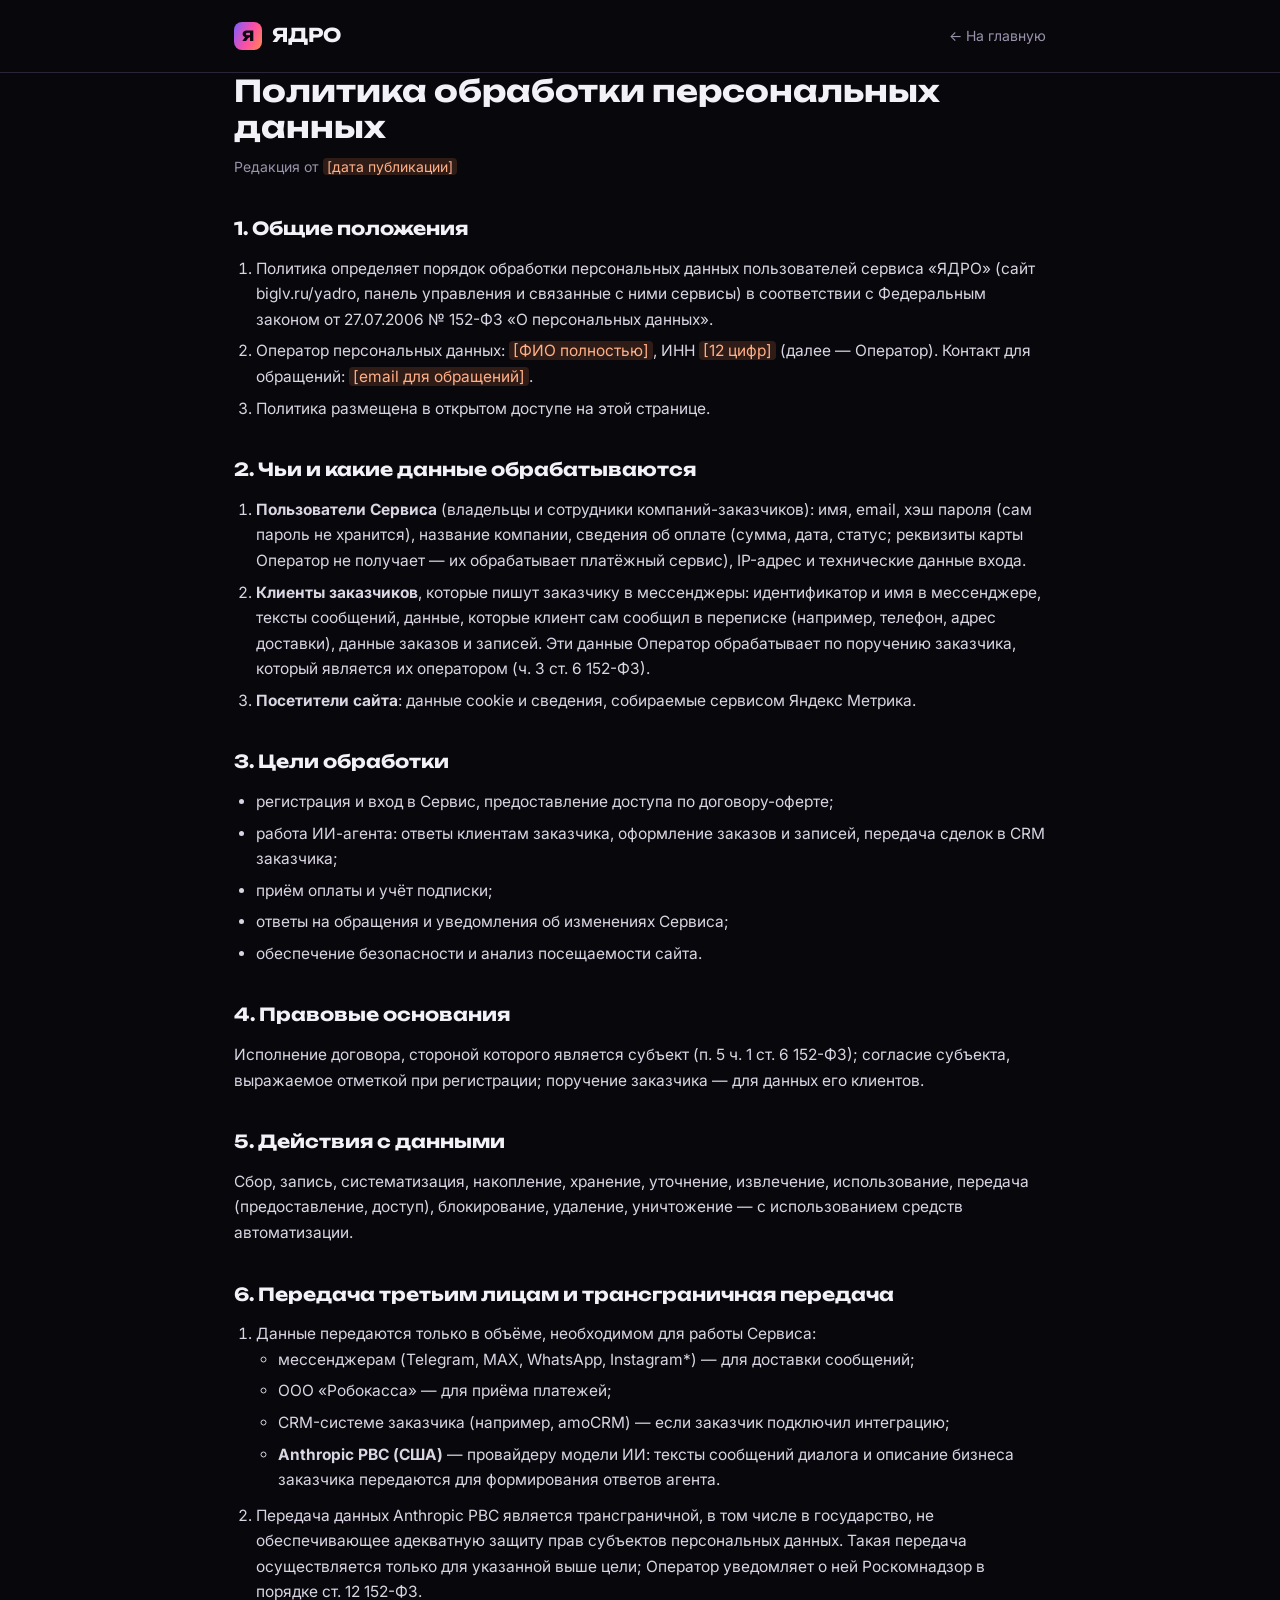
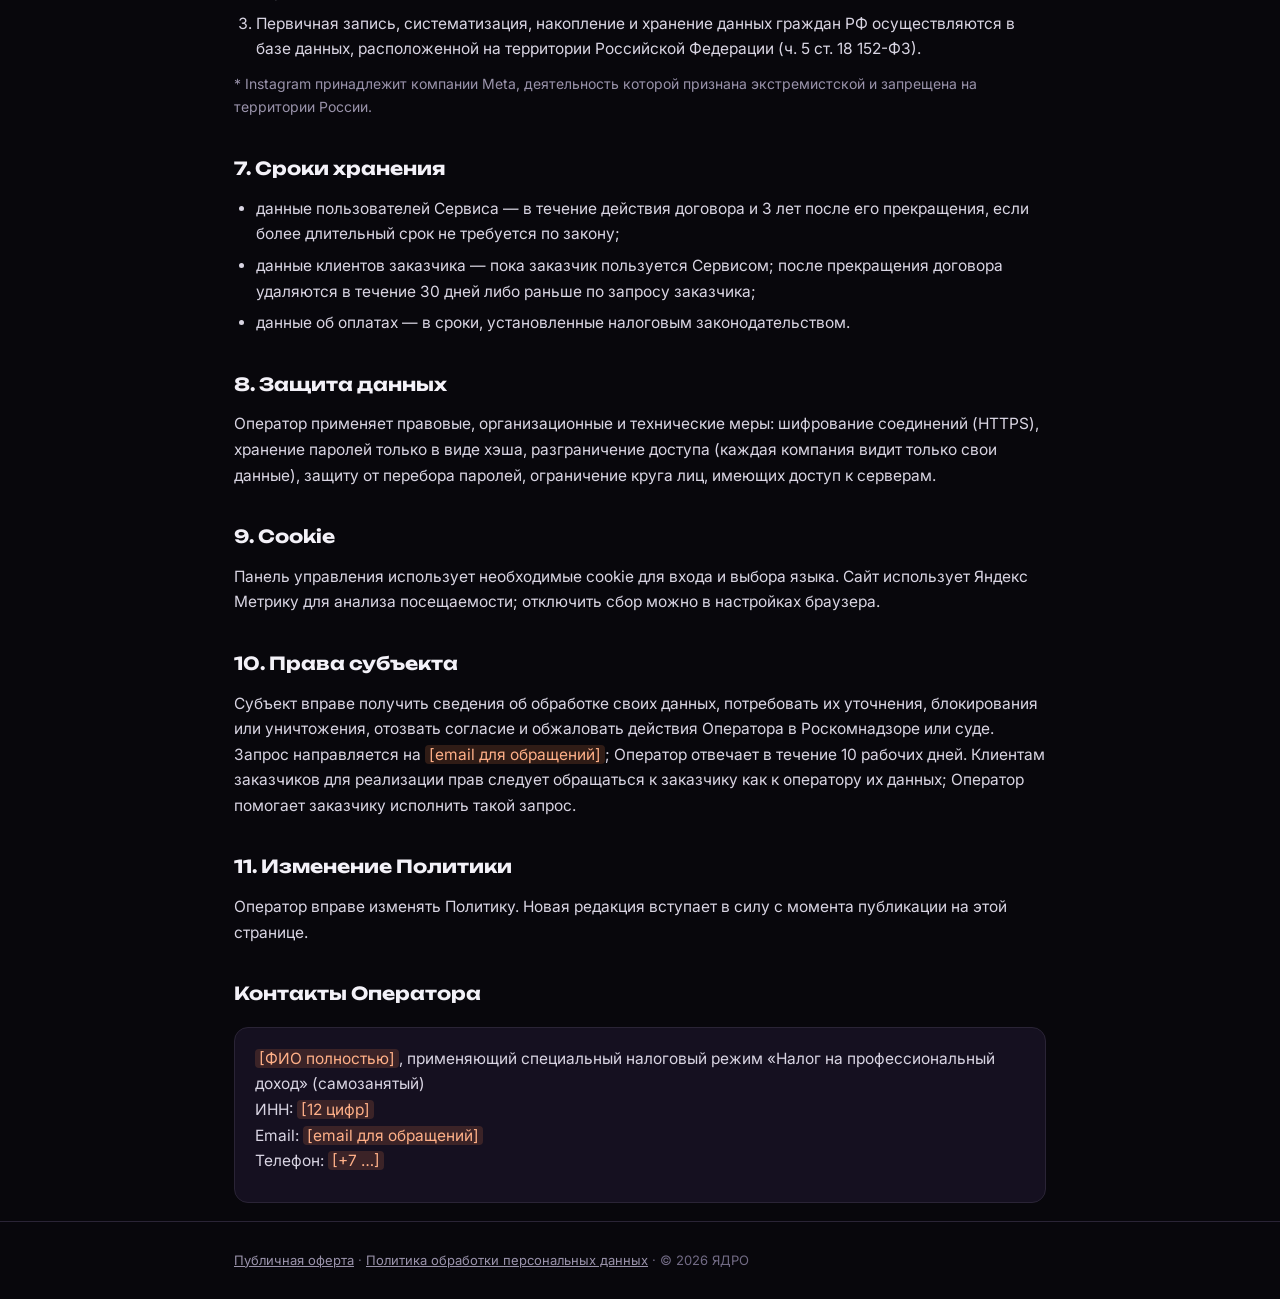
<file: WebLava/wwwroot/yadro/privacy.html>
<!DOCTYPE html>
<html lang="ru">
<head>
<meta charset="UTF-8">
<meta name="viewport" content="width=device-width, initial-scale=1, viewport-fit=cover">
<title>Политика обработки персональных данных — ЯДРО</title>
<meta name="description" content="Политика обработки персональных данных сервиса ЯДРО.">
<meta name="robots" content="noindex">
<link rel="preconnect" href="https://fonts.googleapis.com">
<link rel="preconnect" href="https://fonts.gstatic.com" crossorigin>
<link href="https://fonts.googleapis.com/css2?family=Unbounded:wght@600;700&family=Inter:wght@400;500;600&display=swap" rel="stylesheet">
<style>
  :root{--bg:#08070c; --surface:#151020; --border:#2a2436; --text:#f3f1f8; --muted:#9a93ab; --muted-2:#726b85;
    --gradient:linear-gradient(115deg,#7c5cff 0%,#ff4fa3 55%,#ff8b4d 100%);}
  *{box-sizing:border-box; margin:0; padding:0;}
  body{background:var(--bg); color:var(--text); font-family:'Inter',sans-serif; line-height:1.65; -webkit-font-smoothing:antialiased;}
  a{color:#b9a8ff;}
  header{border-bottom:1px solid var(--border);}
  .wrap{max-width:860px; margin:0 auto; padding:0 24px;}
  .nav{display:flex; align-items:center; justify-content:space-between; height:72px;}
  .logo{font-family:'Unbounded',sans-serif; font-weight:700; font-size:19px; display:flex; align-items:center; gap:10px; color:var(--text); text-decoration:none;}
  .logo-mark{width:28px; height:28px; border-radius:8px; background:var(--gradient); display:flex; align-items:center; justify-content:center; font-size:14px; font-weight:800; color:#0a0810;}
  .back{color:var(--muted); font-size:14px; text-decoration:none;}
  main{padding:48px 0 72px;}
  h1{font-family:'Unbounded',sans-serif; font-size:30px; line-height:1.2; margin-bottom:10px;}
  .meta{color:var(--muted); font-size:14px; margin-bottom:36px;}
  h2{font-family:'Unbounded',sans-serif; font-size:18px; margin:34px 0 12px;}
  p, li{color:#d9d5e3; font-size:15.5px;}
  p{margin-bottom:10px;}
  ol, ul{padding-left:22px; margin-bottom:10px;}
  li{margin-bottom:6px;}
  .fill{background:rgba(255,139,77,.16); color:#ffb088; border-radius:4px; padding:0 4px;}
  .box{background:var(--surface); border:1px solid var(--border); border-radius:14px; padding:18px 20px; margin:18px 0;}
  footer{border-top:1px solid var(--border); padding:28px 0; color:var(--muted-2); font-size:13px;}
  footer a{color:var(--muted);}
  @media (max-width:600px){ h1{font-size:24px;} main{padding:32px 0 56px;} }
</style>
</head>
<body>
<header><div class="wrap nav"><a class="logo" href="/yadro/"><span class="logo-mark">Я</span>ЯДРО</a><a class="back" href="/yadro/">← На главную</a></div></header>
<main class="wrap">
<h1>Политика обработки персональных данных</h1>
<p class="meta">Редакция от <span class="fill">[дата публикации]</span></p>

<h2>1. Общие положения</h2>
<ol>
<li>Политика определяет порядок обработки персональных данных пользователей сервиса «ЯДРО» (сайт biglv.ru/yadro, панель управления и связанные с ними сервисы) в соответствии с Федеральным законом от 27.07.2006 № 152-ФЗ «О персональных данных».</li>
<li>Оператор персональных данных: <span class="fill">[ФИО полностью]</span>, ИНН <span class="fill">[12 цифр]</span> (далее — Оператор). Контакт для обращений: <span class="fill">[email для обращений]</span>.</li>
<li>Политика размещена в открытом доступе на этой странице.</li>
</ol>

<h2>2. Чьи и какие данные обрабатываются</h2>
<ol>
<li><b>Пользователи Сервиса</b> (владельцы и сотрудники компаний-заказчиков): имя, email, хэш пароля (сам пароль не хранится), название компании, сведения об оплате (сумма, дата, статус; реквизиты карты Оператор не получает — их обрабатывает платёжный сервис), IP-адрес и технические данные входа.</li>
<li><b>Клиенты заказчиков</b>, которые пишут заказчику в мессенджеры: идентификатор и имя в мессенджере, тексты сообщений, данные, которые клиент сам сообщил в переписке (например, телефон, адрес доставки), данные заказов и записей. Эти данные Оператор обрабатывает по поручению заказчика, который является их оператором (ч. 3 ст. 6 152-ФЗ).</li>
<li><b>Посетители сайта</b>: данные cookie и сведения, собираемые сервисом Яндекс Метрика.</li>
</ol>

<h2>3. Цели обработки</h2>
<ul>
<li>регистрация и вход в Сервис, предоставление доступа по договору-оферте;</li>
<li>работа ИИ-агента: ответы клиентам заказчика, оформление заказов и записей, передача сделок в CRM заказчика;</li>
<li>приём оплаты и учёт подписки;</li>
<li>ответы на обращения и уведомления об изменениях Сервиса;</li>
<li>обеспечение безопасности и анализ посещаемости сайта.</li>
</ul>

<h2>4. Правовые основания</h2>
<p>Исполнение договора, стороной которого является субъект (п. 5 ч. 1 ст. 6 152-ФЗ); согласие субъекта, выражаемое отметкой при регистрации; поручение заказчика — для данных его клиентов.</p>

<h2>5. Действия с данными</h2>
<p>Сбор, запись, систематизация, накопление, хранение, уточнение, извлечение, использование, передача (предоставление, доступ), блокирование, удаление, уничтожение — с использованием средств автоматизации.</p>

<h2>6. Передача третьим лицам и трансграничная передача</h2>
<ol>
<li>Данные передаются только в объёме, необходимом для работы Сервиса:
  <ul>
  <li>мессенджерам (Telegram, MAX, WhatsApp, Instagram*) — для доставки сообщений;</li>
  <li>ООО «Робокасса» — для приёма платежей;</li>
  <li>CRM-системе заказчика (например, amoCRM) — если заказчик подключил интеграцию;</li>
  <li><b>Anthropic PBC (США)</b> — провайдеру модели ИИ: тексты сообщений диалога и описание бизнеса заказчика передаются для формирования ответов агента.</li>
  </ul>
</li>
<li>Передача данных Anthropic PBC является трансграничной, в том числе в государство, не обеспечивающее адекватную защиту прав субъектов персональных данных. Такая передача осуществляется только для указанной выше цели; Оператор уведомляет о ней Роскомнадзор в порядке ст. 12 152-ФЗ.</li>
<li>Первичная запись, систематизация, накопление и хранение данных граждан РФ осуществляются в базе данных, расположенной на территории Российской Федерации (ч. 5 ст. 18 152-ФЗ).</li>
</ol>
<p class="meta">* Instagram принадлежит компании Meta, деятельность которой признана экстремистской и запрещена на территории России.</p>

<h2>7. Сроки хранения</h2>
<ul>
<li>данные пользователей Сервиса — в течение действия договора и 3 лет после его прекращения, если более длительный срок не требуется по закону;</li>
<li>данные клиентов заказчика — пока заказчик пользуется Сервисом; после прекращения договора удаляются в течение 30 дней либо раньше по запросу заказчика;</li>
<li>данные об оплатах — в сроки, установленные налоговым законодательством.</li>
</ul>

<h2>8. Защита данных</h2>
<p>Оператор применяет правовые, организационные и технические меры: шифрование соединений (HTTPS), хранение паролей только в виде хэша, разграничение доступа (каждая компания видит только свои данные), защиту от перебора паролей, ограничение круга лиц, имеющих доступ к серверам.</p>

<h2>9. Cookie</h2>
<p>Панель управления использует необходимые cookie для входа и выбора языка. Сайт использует Яндекс Метрику для анализа посещаемости; отключить сбор можно в настройках браузера.</p>

<h2>10. Права субъекта</h2>
<p>Субъект вправе получить сведения об обработке своих данных, потребовать их уточнения, блокирования или уничтожения, отозвать согласие и обжаловать действия Оператора в Роскомнадзоре или суде. Запрос направляется на <span class="fill">[email для обращений]</span>; Оператор отвечает в течение 10 рабочих дней. Клиентам заказчиков для реализации прав следует обращаться к заказчику как к оператору их данных; Оператор помогает заказчику исполнить такой запрос.</p>

<h2>11. Изменение Политики</h2>
<p>Оператор вправе изменять Политику. Новая редакция вступает в силу с момента публикации на этой странице.</p>

<h2>Контакты Оператора</h2>
<div class="box"><p><span class="fill">[ФИО полностью]</span>, применяющий специальный налоговый режим «Налог на профессиональный доход» (самозанятый)<br>
ИНН: <span class="fill">[12 цифр]</span><br>
Email: <span class="fill">[email для обращений]</span><br>
Телефон: <span class="fill">[+7 …]</span></p></div>
</main>
<footer><div class="wrap"><a href="/yadro/offer.html">Публичная оферта</a> · <a href="/yadro/privacy.html">Политика обработки персональных данных</a> · © 2026 ЯДРО</div></footer>
</body>
</html>
</file>
